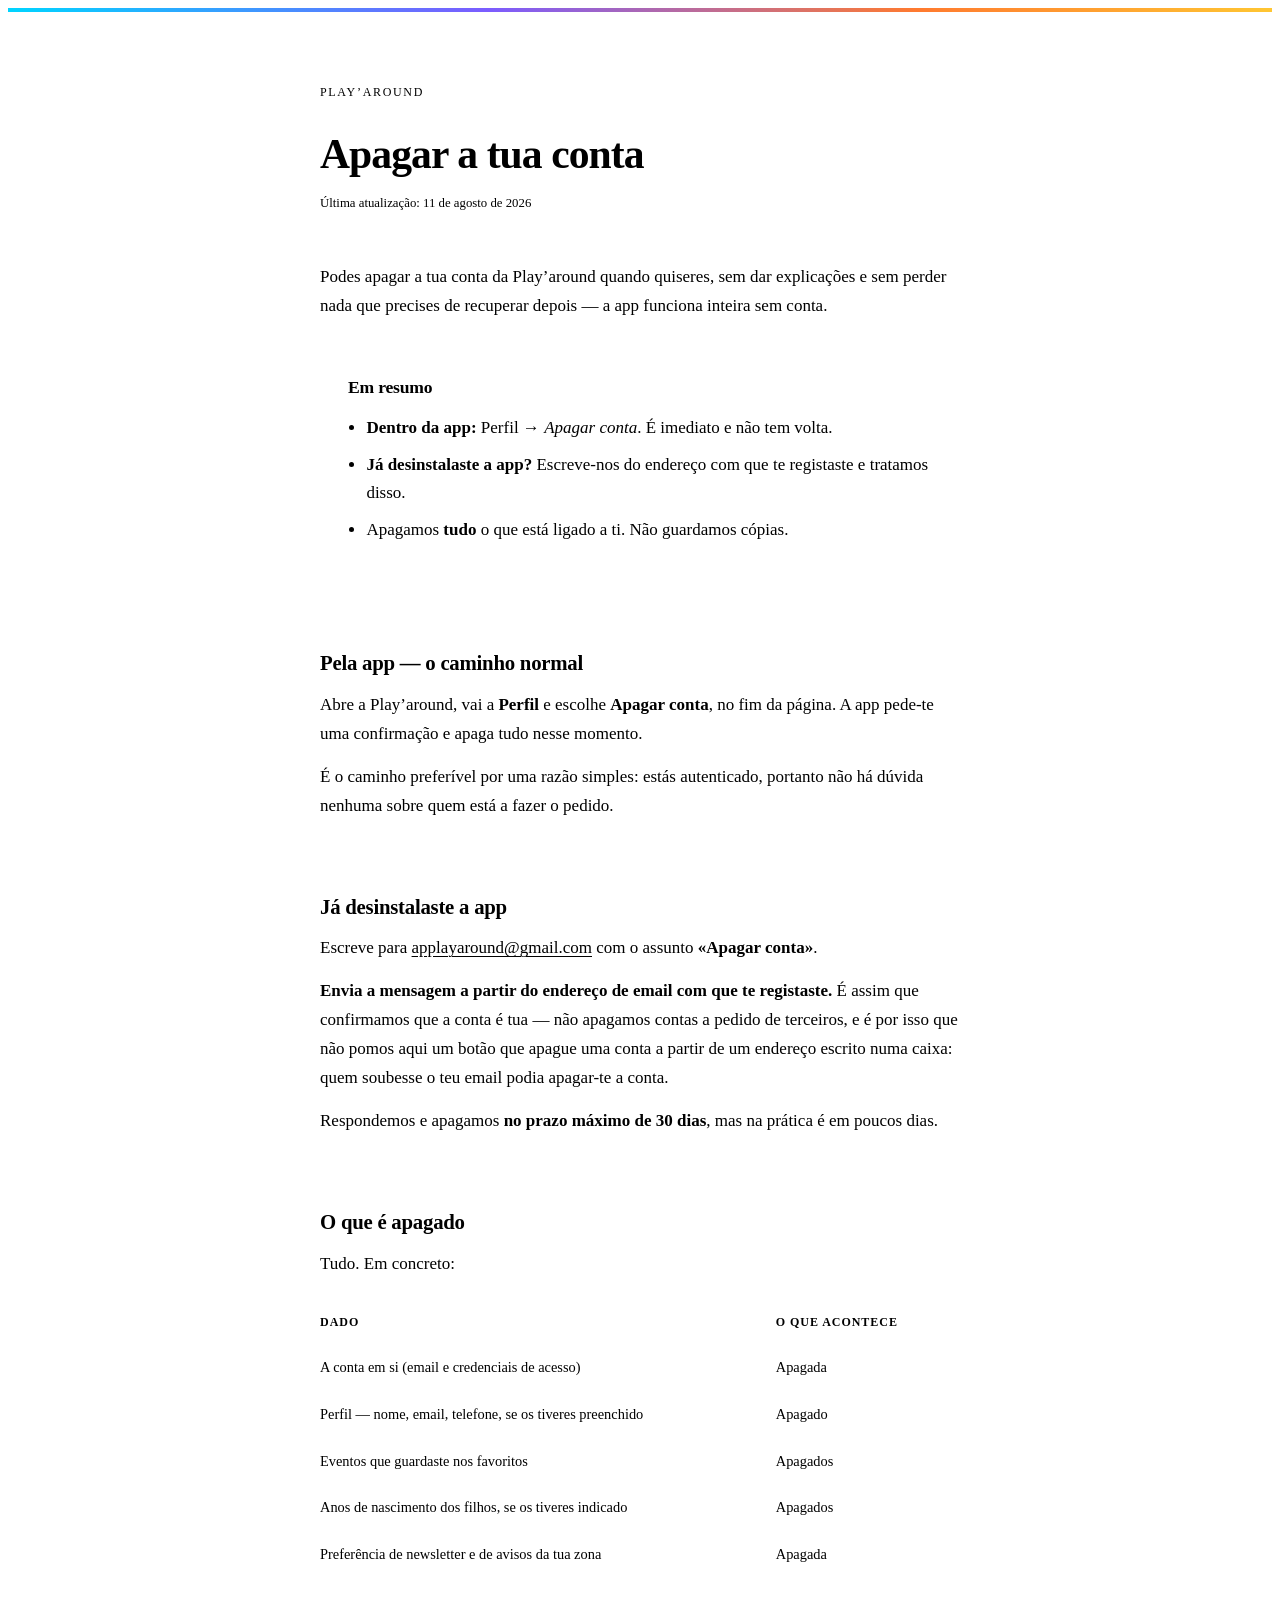
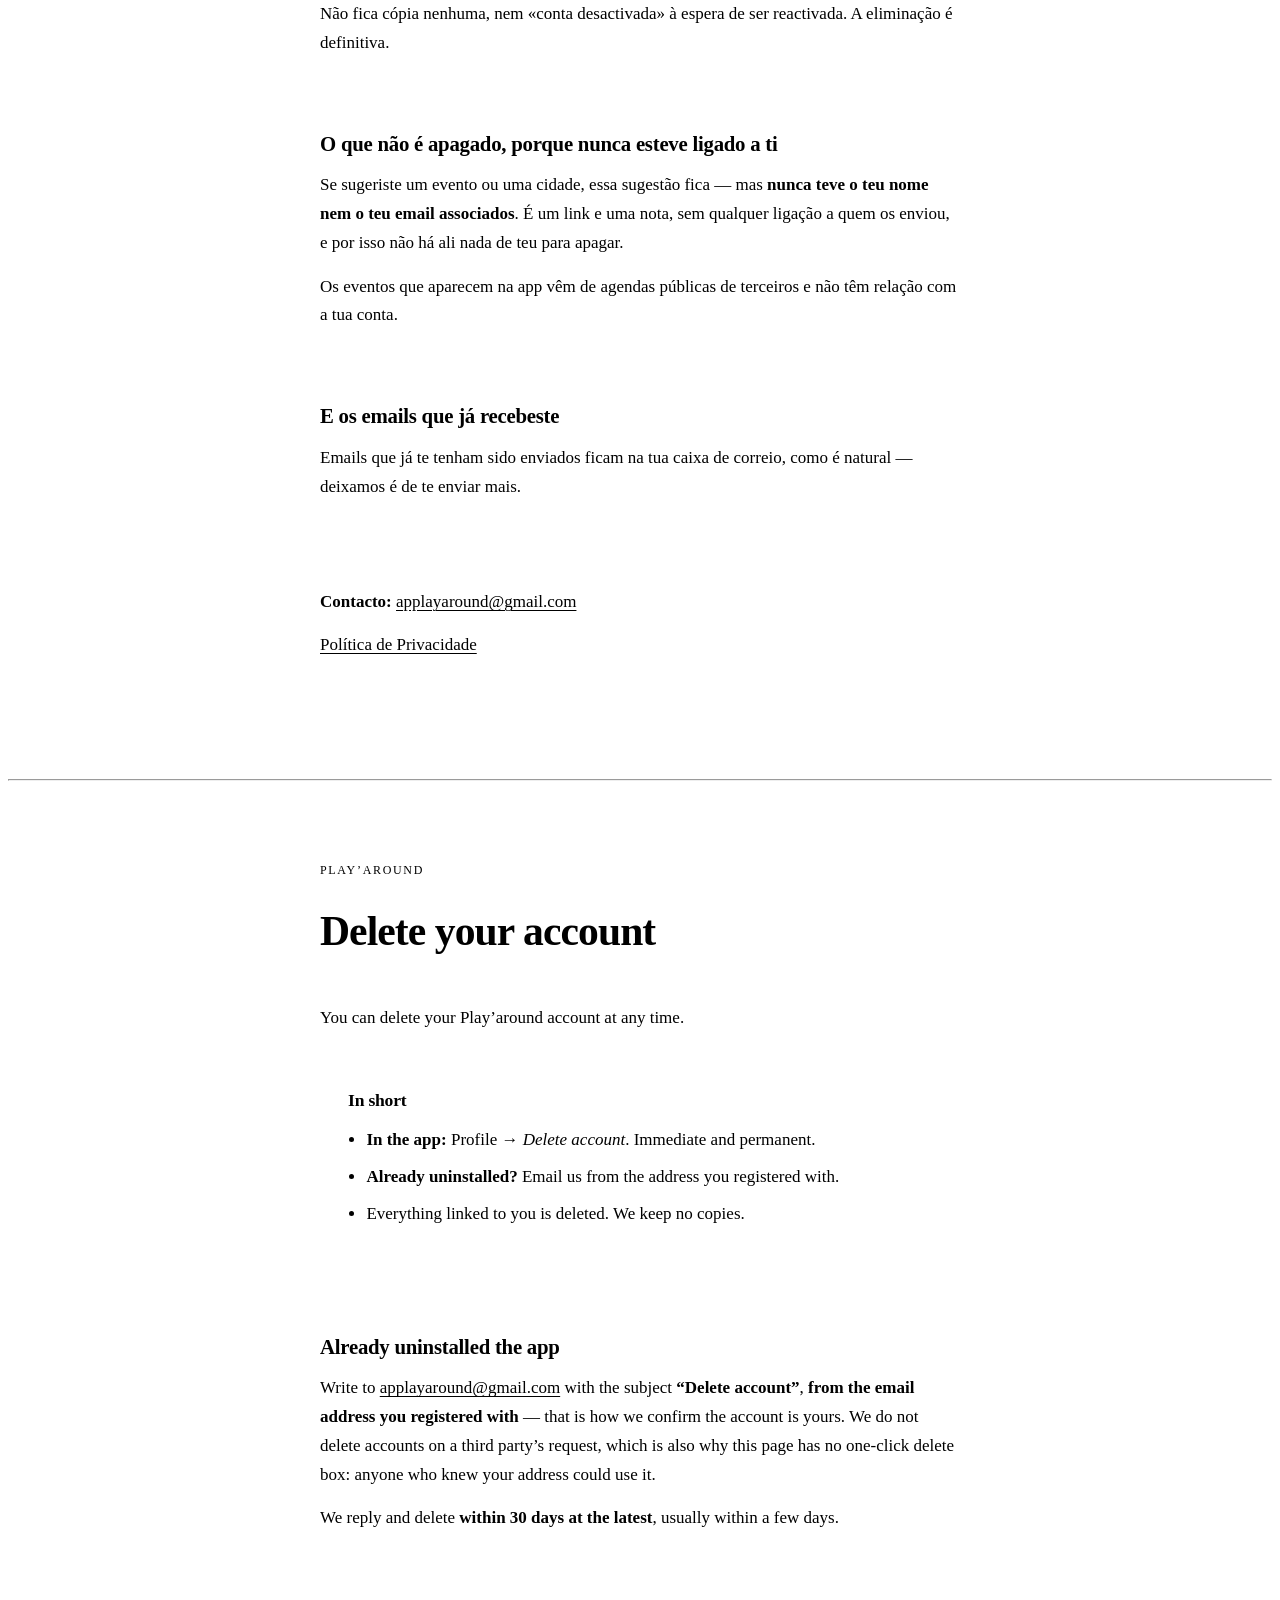
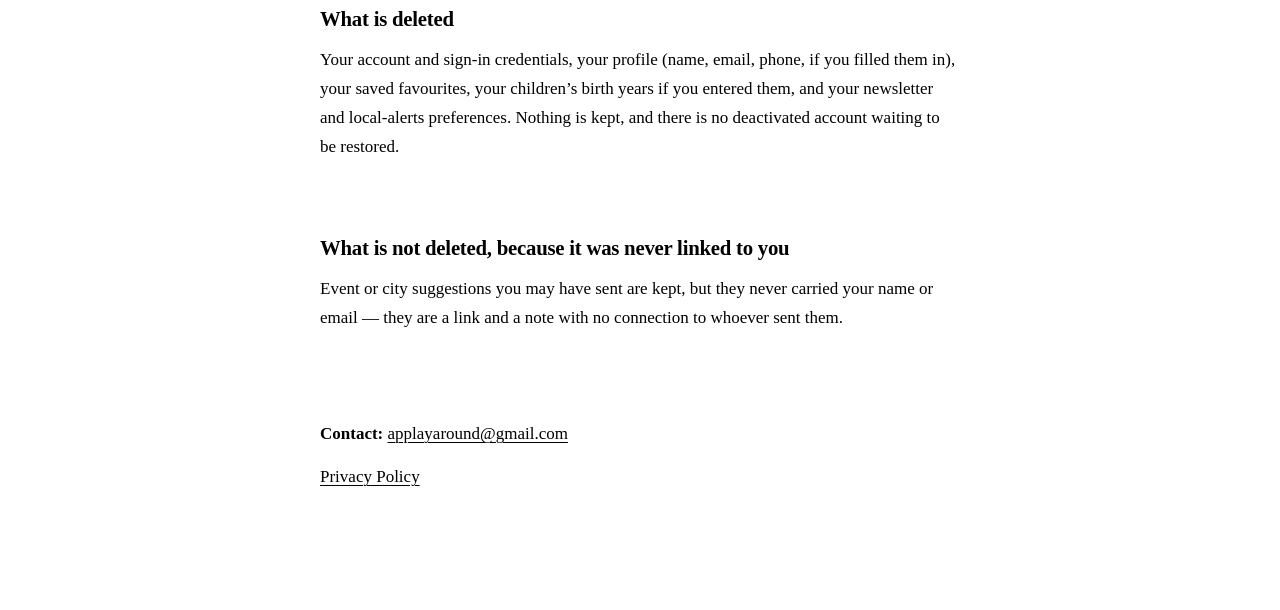
<file: apagar-conta.html>
<!doctype html>
<html lang="pt">
<head>
<meta charset="utf-8">
<meta name="viewport" content="width=device-width, initial-scale=1">
<meta name="robots" content="index,follow">
<title>Apagar a conta &mdash; Play&rsquo;around</title>
<link rel="stylesheet" href="estilo.css">
</head>
<body>

<!--
  ⚠ NÃO HÁ AQUI UM FORMULÁRIO QUE APAGUE A CONTA, E É DE PROPÓSITO.

  Uma caixa pública onde se escreve um endereço e se carrega em "apagar"
  deixaria qualquer pessoa apagar a conta de qualquer outra: bastava saber-lhe
  o email. Um formulário assim só é seguro com confirmação por email — um link
  com um código que só chega a quem é dono da caixa de correio — e isso exige
  um serviço de envio a funcionar em produção, que ainda não está montado.

  Enquanto não estiver, o caminho honesto é o que está nesta página: o botão
  dentro da app (que já apaga tudo, na hora, e sabe quem está a pedir porque a
  pessoa está autenticada) e, para quem já desinstalou, um pedido por email a
  partir do endereço registado.

  A Google exige uma página pública que explique COMO se pede a eliminação, O
  QUE é apagado e QUANTO tempo demora. É isso que esta página faz.
-->

<div class="marca"></div>

<div class="folha">
  <header>
    <p class="eyebrow">Play&rsquo;around</p>
    <h1>Apagar a tua conta</h1>
    <p class="data">Última atualização: 11 de agosto de 2026</p>
  </header>

  <p>Podes apagar a tua conta da Play&rsquo;around quando quiseres, sem dar
  explicações e sem perder nada que precises de recuperar depois &mdash; a app
  funciona inteira sem conta.</p>

  <div class="resumo">
    <h2>Em resumo</h2>
    <ul>
      <li><strong>Dentro da app:</strong> Perfil &rarr; <em>Apagar conta</em>.
      É imediato e não tem volta.</li>
      <li><strong>Já desinstalaste a app?</strong> Escreve-nos do endereço com
      que te registaste e tratamos disso.</li>
      <li>Apagamos <strong>tudo</strong> o que está ligado a ti. Não guardamos
      cópias.</li>
    </ul>
  </div>

  <h2>Pela app &mdash; o caminho normal</h2>

  <p>Abre a Play&rsquo;around, vai a <strong>Perfil</strong> e escolhe
  <strong>Apagar conta</strong>, no fim da página. A app pede-te uma
  confirmação e apaga tudo nesse momento.</p>

  <p>É o caminho preferível por uma razão simples: estás autenticado, portanto
  não há dúvida nenhuma sobre quem está a fazer o pedido.</p>

  <h2>Já desinstalaste a app</h2>

  <p>Escreve para <a href="mailto:applayaround@gmail.com?subject=Apagar%20conta">applayaround@gmail.com</a>
  com o assunto <strong>&laquo;Apagar conta&raquo;</strong>.</p>

  <p><strong>Envia a mensagem a partir do endereço de email com que te
  registaste.</strong> É assim que confirmamos que a conta é tua &mdash; não
  apagamos contas a pedido de terceiros, e é por isso que não pomos aqui um
  botão que apague uma conta a partir de um endereço escrito numa caixa: quem
  soubesse o teu email podia apagar-te a conta.</p>

  <p>Respondemos e apagamos <strong>no prazo máximo de 30 dias</strong>, mas na
  prática é em poucos dias.</p>

  <h2>O que é apagado</h2>

  <p>Tudo. Em concreto:</p>

  <div class="tabela-scroll">
  <table>
    <thead>
      <tr><th>Dado</th><th>O que acontece</th></tr>
    </thead>
    <tbody>
      <tr>
        <td>A conta em si (email e credenciais de acesso)</td>
        <td>Apagada</td>
      </tr>
      <tr>
        <td>Perfil &mdash; nome, email, telefone, se os tiveres preenchido</td>
        <td>Apagado</td>
      </tr>
      <tr>
        <td>Eventos que guardaste nos favoritos</td>
        <td>Apagados</td>
      </tr>
      <tr>
        <td>Anos de nascimento dos filhos, se os tiveres indicado</td>
        <td>Apagados</td>
      </tr>
      <tr>
        <td>Preferência de newsletter e de avisos da tua zona</td>
        <td>Apagada</td>
      </tr>
    </tbody>
  </table>
  </div>

  <p>Não fica cópia nenhuma, nem &laquo;conta desactivada&raquo; à espera de
  ser reactivada. A eliminação é definitiva.</p>

  <h2>O que não é apagado, porque nunca esteve ligado a ti</h2>

  <p>Se sugeriste um evento ou uma cidade, essa sugestão fica &mdash; mas
  <strong>nunca teve o teu nome nem o teu email associados</strong>. É um link
  e uma nota, sem qualquer ligação a quem os enviou, e por isso não há ali
  nada de teu para apagar.</p>

  <p>Os eventos que aparecem na app vêm de agendas públicas de terceiros e não
  têm relação com a tua conta.</p>

  <h2>E os emails que já recebeste</h2>

  <p>Emails que já te tenham sido enviados ficam na tua caixa de correio, como
  é natural &mdash; deixamos é de te enviar mais.</p>

  <div class="contacto">
    <p><strong>Contacto:</strong>
    <a href="mailto:applayaround@gmail.com">applayaround@gmail.com</a></p>
    <p><a href="privacidade.html">Política de Privacidade</a></p>
  </div>
</div>

<hr>

<div class="folha" lang="en">
  <header>
    <p class="eyebrow">Play&rsquo;around</p>
    <h1>Delete your account</h1>
  </header>

  <p>You can delete your Play&rsquo;around account at any time.</p>

  <div class="resumo">
    <h2>In short</h2>
    <ul>
      <li><strong>In the app:</strong> Profile &rarr; <em>Delete account</em>.
      Immediate and permanent.</li>
      <li><strong>Already uninstalled?</strong> Email us from the address you
      registered with.</li>
      <li>Everything linked to you is deleted. We keep no copies.</li>
    </ul>
  </div>

  <h2>Already uninstalled the app</h2>

  <p>Write to <a href="mailto:applayaround@gmail.com?subject=Delete%20account">applayaround@gmail.com</a>
  with the subject <strong>&ldquo;Delete account&rdquo;</strong>, <strong>from
  the email address you registered with</strong> &mdash; that is how we confirm
  the account is yours. We do not delete accounts on a third party&rsquo;s
  request, which is also why this page has no one-click delete box: anyone who
  knew your address could use it.</p>

  <p>We reply and delete <strong>within 30 days at the latest</strong>, usually
  within a few days.</p>

  <h2>What is deleted</h2>

  <p>Your account and sign-in credentials, your profile (name, email, phone, if
  you filled them in), your saved favourites, your children&rsquo;s birth years
  if you entered them, and your newsletter and local-alerts preferences.
  Nothing is kept, and there is no deactivated account waiting to be restored.</p>

  <h2>What is not deleted, because it was never linked to you</h2>

  <p>Event or city suggestions you may have sent are kept, but they never
  carried your name or email &mdash; they are a link and a note with no
  connection to whoever sent them.</p>

  <div class="contacto">
    <p><strong>Contact:</strong>
    <a href="mailto:applayaround@gmail.com">applayaround@gmail.com</a></p>
    <p><a href="privacidade.html">Privacy Policy</a></p>
  </div>
</div>

</body>
</html>
</file>
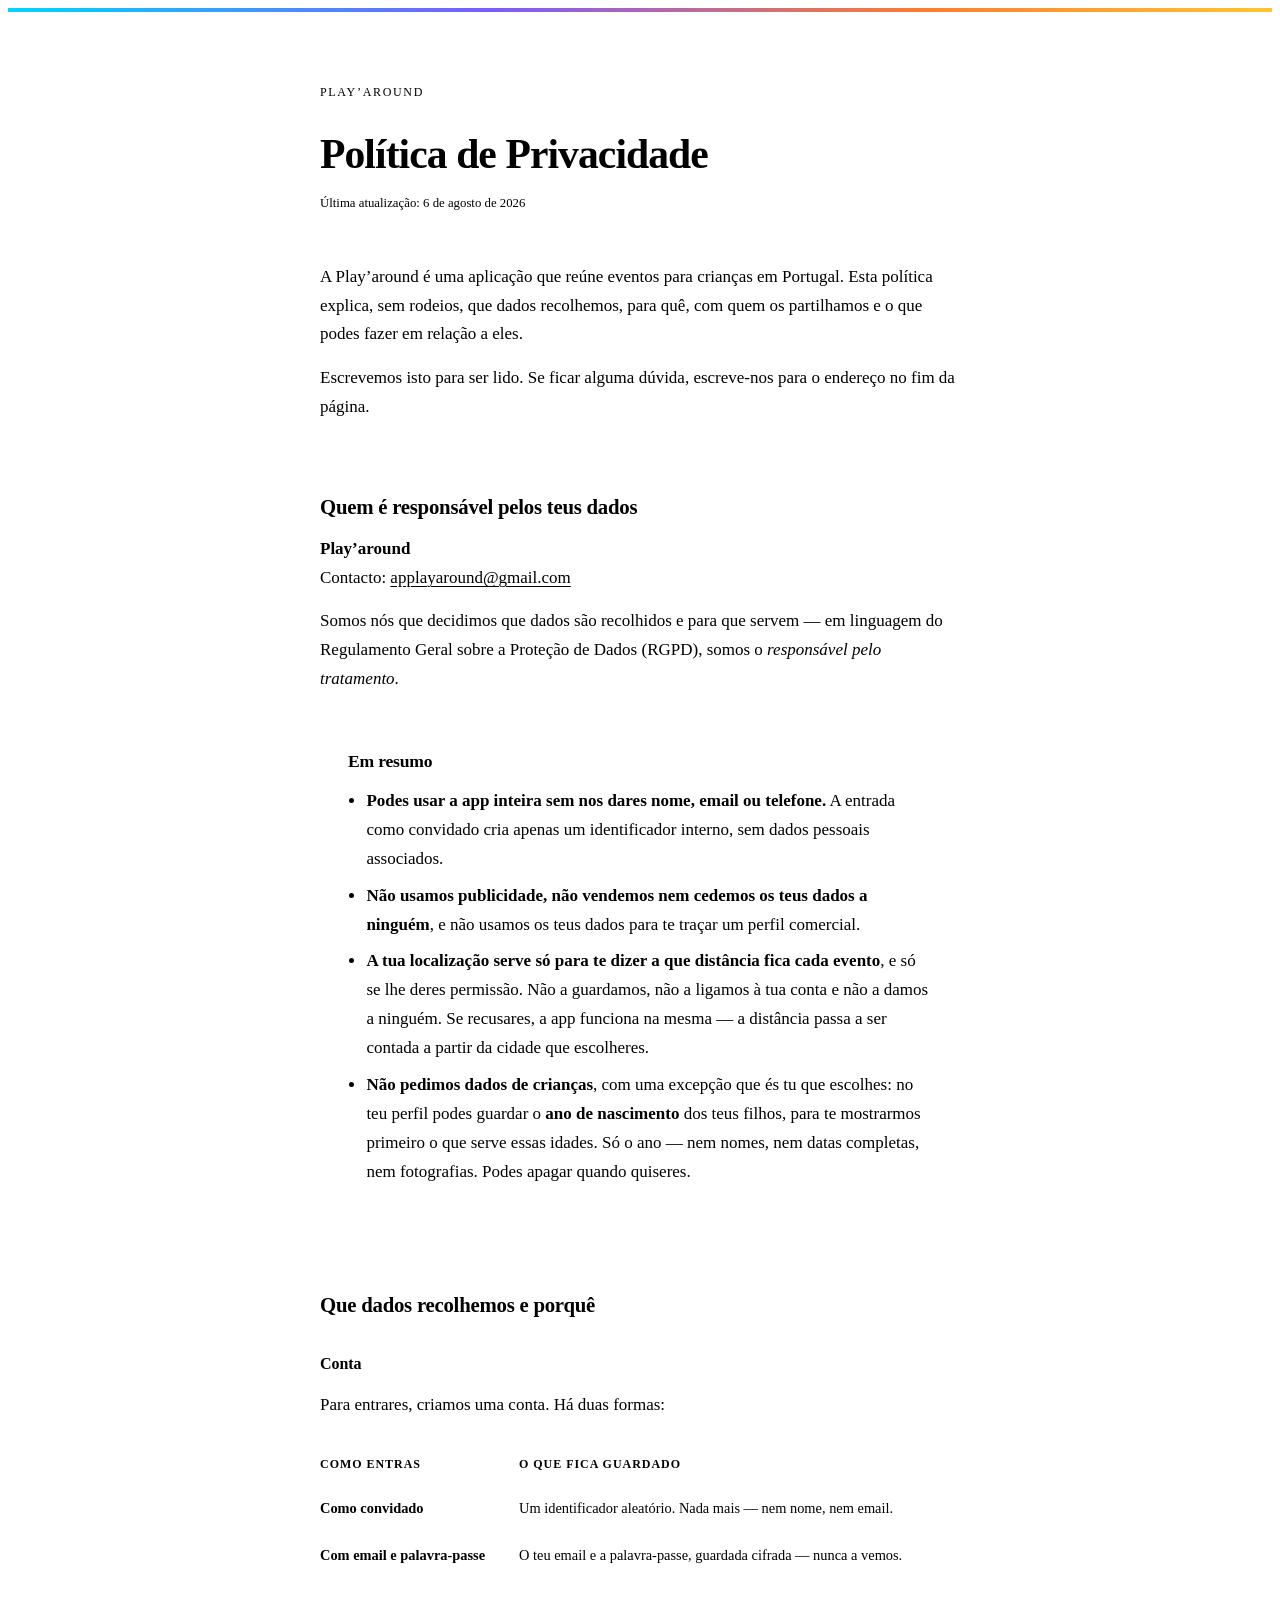
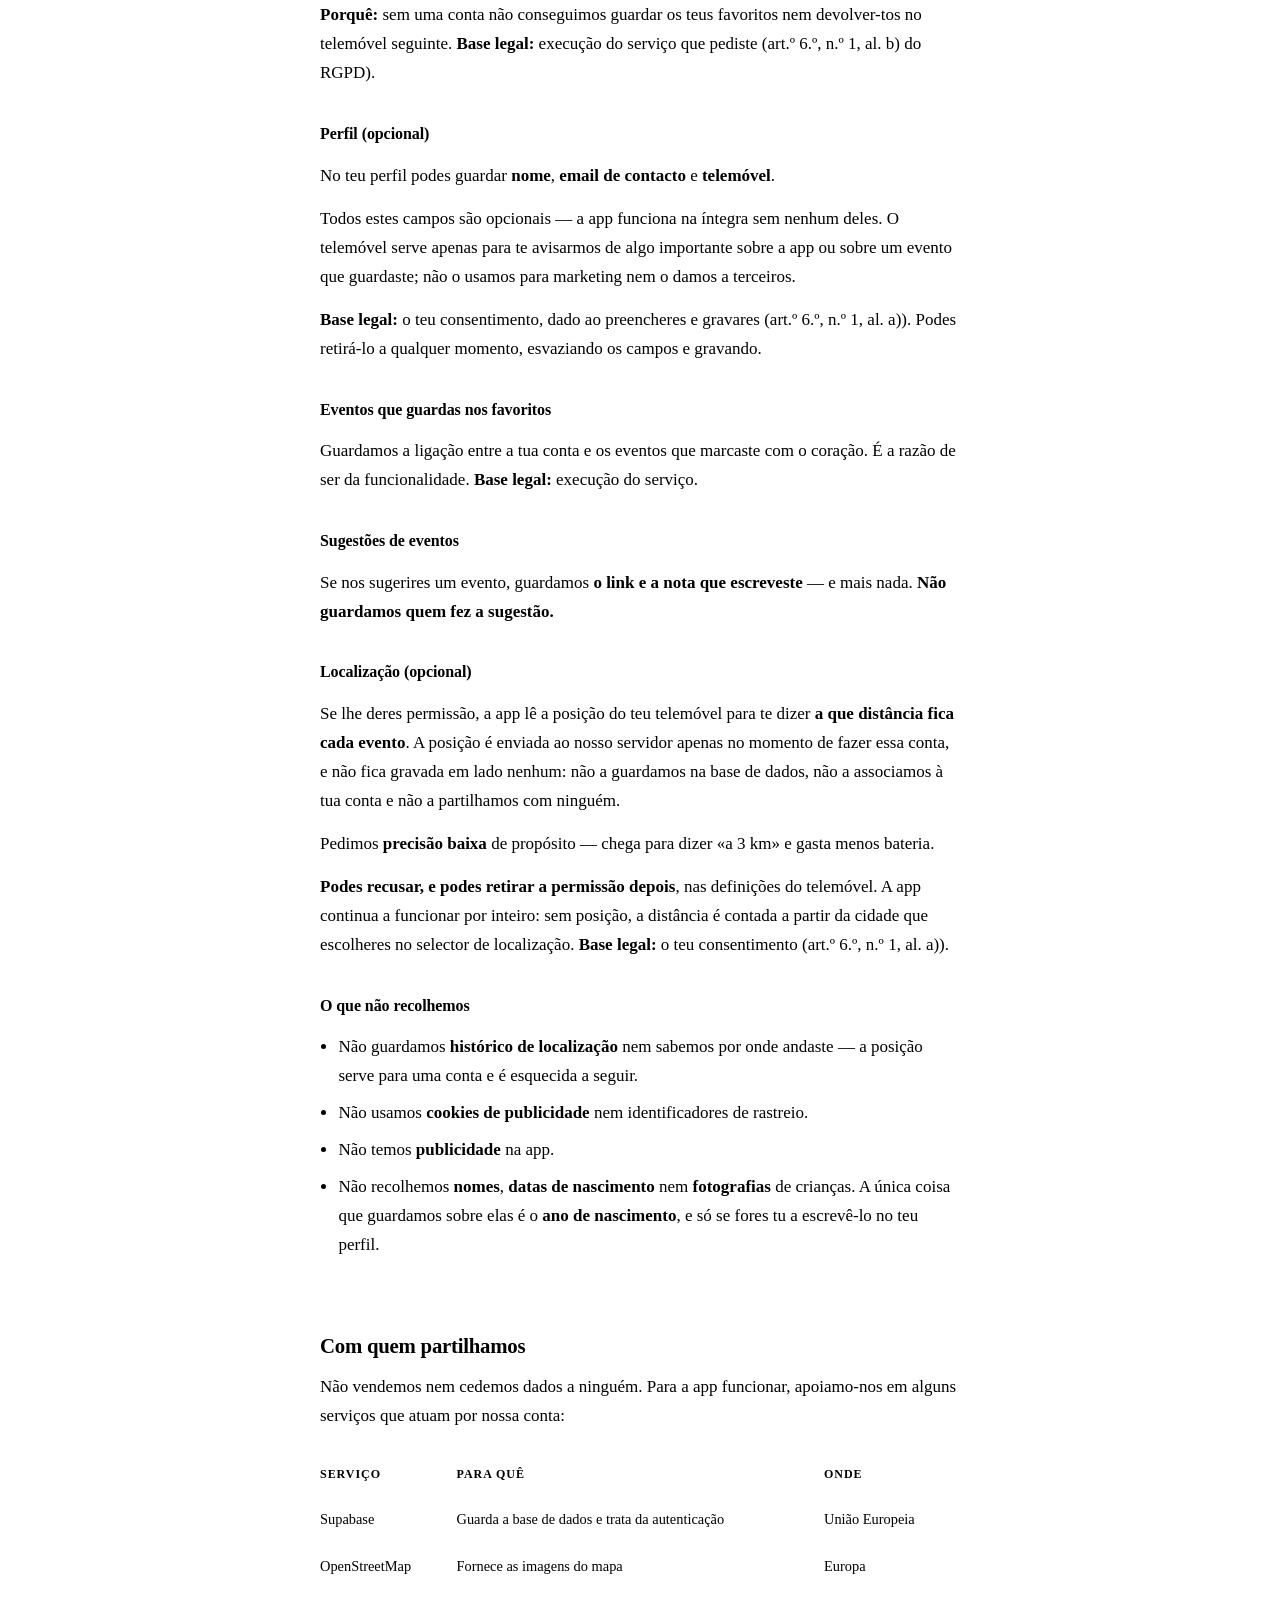
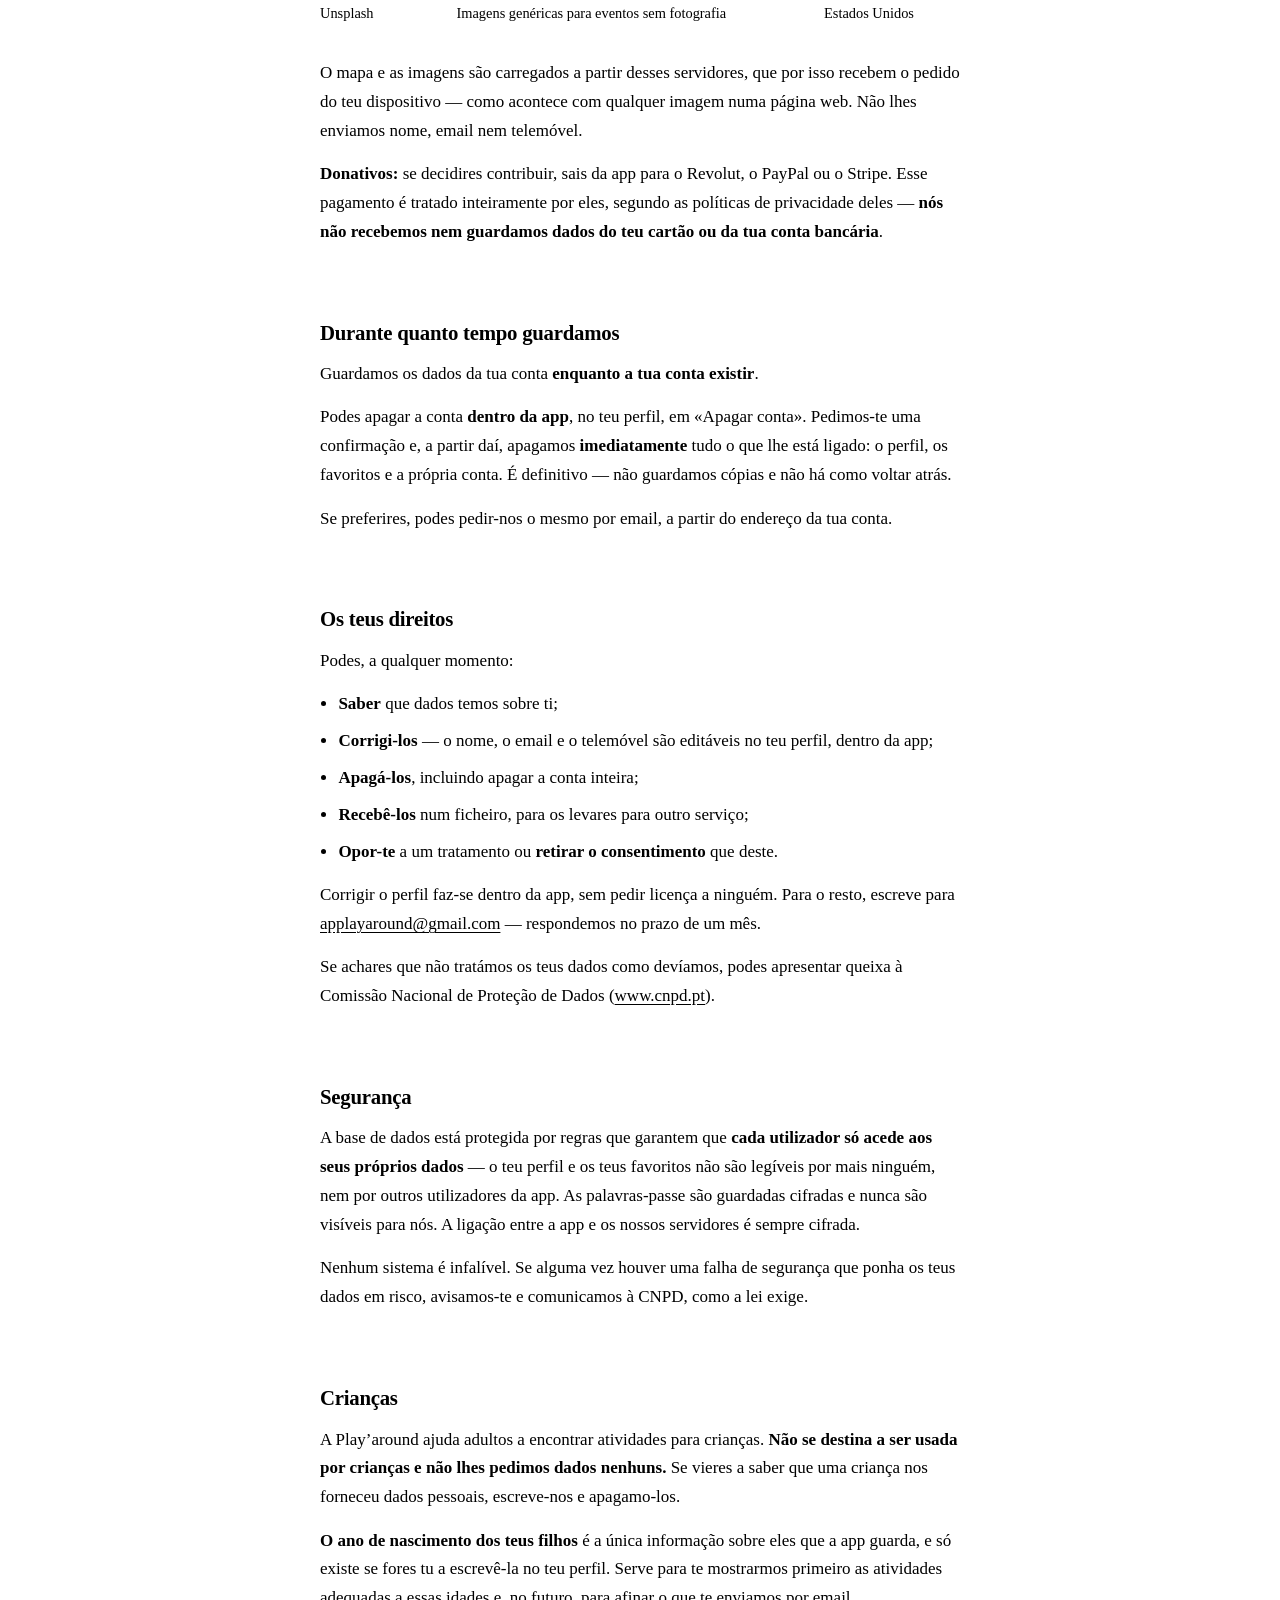
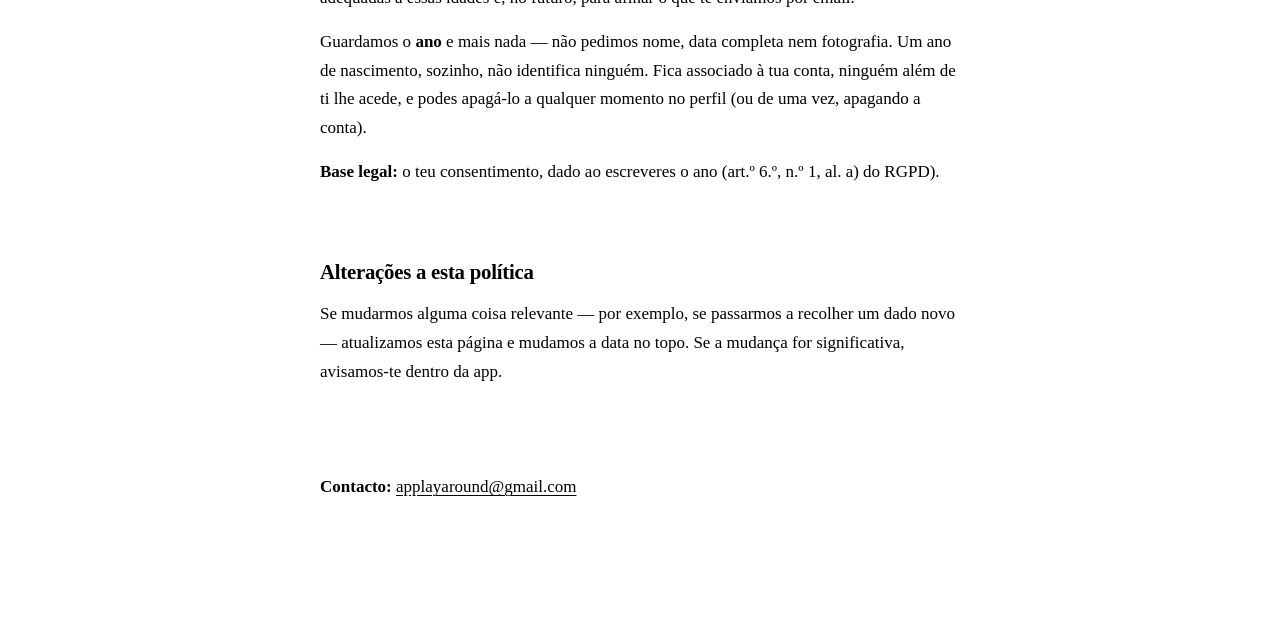
<file: privacidade.html>
<!doctype html>
<html lang="pt">
<head>
<meta charset="utf-8">
<meta name="viewport" content="width=device-width, initial-scale=1">
<meta name="robots" content="index,follow">
<title>Política de Privacidade — Play'around</title>
<link rel="stylesheet" href="estilo.css">
</head>
<body>

<div class="marca"></div>

<div class="folha">
  <header>
    <p class="eyebrow">Play&rsquo;around</p>
    <h1>Política de Privacidade</h1>
    <p class="data">Última atualização: 6 de agosto de 2026</p>
  </header>

  <p>A Play&rsquo;around é uma aplicação que reúne eventos para crianças em Portugal. Esta política
  explica, sem rodeios, que dados recolhemos, para quê, com quem os partilhamos e o que podes fazer
  em relação a eles.</p>

  <p>Escrevemos isto para ser lido. Se ficar alguma dúvida, escreve-nos para o endereço no fim da
  página.</p>

  <h2>Quem é responsável pelos teus dados</h2>

  <p><strong>Play&rsquo;around</strong><br>
  Contacto: <a href="mailto:applayaround@gmail.com">applayaround@gmail.com</a></p>

  <p>Somos nós que decidimos que dados são recolhidos e para que servem &mdash; em linguagem do
  Regulamento Geral sobre a Proteção de Dados (RGPD), somos o <em>responsável pelo tratamento</em>.</p>

  <div class="resumo">
    <h2>Em resumo</h2>
    <ul>
      <li><strong>Podes usar a app inteira sem nos dares nome, email ou telefone.</strong> A entrada
      como convidado cria apenas um identificador interno, sem dados pessoais associados.</li>
      <li><strong>Não usamos publicidade, não vendemos nem cedemos os teus dados a ninguém</strong>,
      e não usamos os teus dados para te traçar um perfil comercial.</li>
      <li><strong>A tua localização serve só para te dizer a que distância fica cada
      evento</strong>, e só se lhe deres permissão. Não a guardamos, não a ligamos à tua conta
      e não a damos a ninguém. Se recusares, a app funciona na mesma &mdash; a distância passa
      a ser contada a partir da cidade que escolheres.</li>
      <li><strong>Não pedimos dados de crianças</strong>, com uma excepção que és tu que escolhes:
      no teu perfil podes guardar o <strong>ano de nascimento</strong> dos teus filhos, para te
      mostrarmos primeiro o que serve essas idades. Só o ano &mdash; nem nomes, nem datas completas,
      nem fotografias. Podes apagar quando quiseres.</li>
    </ul>
  </div>

  <h2>Que dados recolhemos e porquê</h2>

  <h3>Conta</h3>

  <p>Para entrares, criamos uma conta. Há duas formas:</p>

  <div class="tabela-scroll">
    <table>
      <thead>
        <tr><th>Como entras</th><th>O que fica guardado</th></tr>
      </thead>
      <tbody>
        <tr>
          <td><strong>Como convidado</strong></td>
          <td>Um identificador aleatório. Nada mais &mdash; nem nome, nem email.</td>
        </tr>
        <tr>
          <td><strong>Com email e palavra-passe</strong></td>
          <td>O teu email e a palavra-passe, guardada cifrada &mdash; nunca a vemos.</td>
        </tr>
      </tbody>
    </table>
  </div>

  <p><strong>Porquê:</strong> sem uma conta não conseguimos guardar os teus favoritos nem
  devolver-tos no telemóvel seguinte. <strong>Base legal:</strong> execução do serviço que pediste
  (art.º 6.º, n.º 1, al. b) do RGPD).</p>

  <h3>Perfil (opcional)</h3>

  <p>No teu perfil podes guardar <strong>nome</strong>, <strong>email de contacto</strong> e
  <strong>telemóvel</strong>.</p>

  <p>Todos estes campos são opcionais &mdash; a app funciona na íntegra sem nenhum deles. O telemóvel
  serve apenas para te avisarmos de algo importante sobre a app ou sobre um evento que guardaste;
  não o usamos para marketing nem o damos a terceiros.</p>

  <p><strong>Base legal:</strong> o teu consentimento, dado ao preencheres e gravares (art.º 6.º,
  n.º 1, al. a)). Podes retirá-lo a qualquer momento, esvaziando os campos e gravando.</p>

  <h3>Eventos que guardas nos favoritos</h3>

  <p>Guardamos a ligação entre a tua conta e os eventos que marcaste com o coração. É a razão de ser
  da funcionalidade. <strong>Base legal:</strong> execução do serviço.</p>

  <h3>Sugestões de eventos</h3>

  <p>Se nos sugerires um evento, guardamos <strong>o link e a nota que escreveste</strong> &mdash; e
  mais nada. <strong>Não guardamos quem fez a sugestão.</strong></p>

  <h3>Localização (opcional)</h3>

  <p>Se lhe deres permissão, a app lê a posição do teu telemóvel para te dizer <strong>a que
  distância fica cada evento</strong>. A posição é enviada ao nosso servidor apenas no momento
  de fazer essa conta, e não fica gravada em lado nenhum: não a guardamos na base de dados,
  não a associamos à tua conta e não a partilhamos com ninguém.</p>

  <p>Pedimos <strong>precisão baixa</strong> de propósito &mdash; chega para dizer &laquo;a 3
  km&raquo; e gasta menos bateria.</p>

  <p><strong>Podes recusar, e podes retirar a permissão depois</strong>, nas definições do
  telemóvel. A app continua a funcionar por inteiro: sem posição, a distância é contada a
  partir da cidade que escolheres no selector de localização.
  <strong>Base legal:</strong> o teu consentimento (art.º 6.º, n.º 1, al. a)).</p>

  <h3>O que não recolhemos</h3>

  <ul>
    <li>Não guardamos <strong>histórico de localização</strong> nem sabemos por onde andaste
    &mdash; a posição serve para uma conta e é esquecida a seguir.</li>
    <li>Não usamos <strong>cookies de publicidade</strong> nem identificadores de rastreio.</li>
    <li>Não temos <strong>publicidade</strong> na app.</li>
    <li>Não recolhemos <strong>nomes</strong>, <strong>datas de nascimento</strong> nem
    <strong>fotografias</strong> de crianças. A única coisa que guardamos sobre elas é o
    <strong>ano de nascimento</strong>, e só se fores tu a escrevê-lo no teu perfil.</li>
  </ul>

  <h2>Com quem partilhamos</h2>

  <p>Não vendemos nem cedemos dados a ninguém. Para a app funcionar, apoiamo-nos em alguns serviços
  que atuam por nossa conta:</p>

  <div class="tabela-scroll">
    <table>
      <thead>
        <tr><th>Serviço</th><th>Para quê</th><th>Onde</th></tr>
      </thead>
      <tbody>
        <tr><td>Supabase</td><td>Guarda a base de dados e trata da autenticação</td><td>União Europeia</td></tr>
        <tr><td>OpenStreetMap</td><td>Fornece as imagens do mapa</td><td>Europa</td></tr>
        <tr><td>Unsplash</td><td>Imagens genéricas para eventos sem fotografia</td><td>Estados Unidos</td></tr>
      </tbody>
    </table>
  </div>

  <p>O mapa e as imagens são carregados a partir desses servidores, que por isso recebem o pedido do
  teu dispositivo &mdash; como acontece com qualquer imagem numa página web. Não lhes enviamos nome,
  email nem telemóvel.</p>

  <p><strong>Donativos:</strong> se decidires contribuir, sais da app para o Revolut, o PayPal ou o
  Stripe. Esse pagamento é tratado inteiramente por eles, segundo as políticas de privacidade deles
  &mdash; <strong>nós não recebemos nem guardamos dados do teu cartão ou da tua conta
  bancária</strong>.</p>

  <h2>Durante quanto tempo guardamos</h2>

  <p>Guardamos os dados da tua conta <strong>enquanto a tua conta existir</strong>.</p>

  <p>Podes apagar a conta <strong>dentro da app</strong>, no teu perfil, em &laquo;Apagar
  conta&raquo;. Pedimos-te uma confirmação e, a partir daí, apagamos <strong>imediatamente</strong>
  tudo o que lhe está ligado: o perfil, os favoritos e a própria conta. É definitivo &mdash; não
  guardamos cópias e não há como voltar atrás.</p>

  <p>Se preferires, podes pedir-nos o mesmo por email, a partir do endereço da tua conta.</p>

  <h2>Os teus direitos</h2>

  <p>Podes, a qualquer momento:</p>

  <ul>
    <li><strong>Saber</strong> que dados temos sobre ti;</li>
    <li><strong>Corrigi-los</strong> &mdash; o nome, o email e o telemóvel são editáveis no teu
    perfil, dentro da app;</li>
    <li><strong>Apagá-los</strong>, incluindo apagar a conta inteira;</li>
    <li><strong>Recebê-los</strong> num ficheiro, para os levares para outro serviço;</li>
    <li><strong>Opor-te</strong> a um tratamento ou <strong>retirar o consentimento</strong> que
    deste.</li>
  </ul>

  <p>Corrigir o perfil faz-se dentro da app, sem pedir licença a ninguém. Para o resto, escreve para
  <a href="mailto:applayaround@gmail.com">applayaround@gmail.com</a> &mdash; respondemos no prazo de um mês.</p>

  <p>Se achares que não tratámos os teus dados como devíamos, podes apresentar queixa à Comissão
  Nacional de Proteção de Dados (<a href="https://www.cnpd.pt">www.cnpd.pt</a>).</p>

  <h2>Segurança</h2>

  <p>A base de dados está protegida por regras que garantem que <strong>cada utilizador só acede aos
  seus próprios dados</strong> &mdash; o teu perfil e os teus favoritos não são legíveis por mais
  ninguém, nem por outros utilizadores da app. As palavras-passe são guardadas cifradas e nunca são
  visíveis para nós. A ligação entre a app e os nossos servidores é sempre cifrada.</p>

  <p>Nenhum sistema é infalível. Se alguma vez houver uma falha de segurança que ponha os teus dados
  em risco, avisamos-te e comunicamos à CNPD, como a lei exige.</p>

  <h2>Crianças</h2>

  <p>A Play&rsquo;around ajuda adultos a encontrar atividades para crianças. <strong>Não se destina
  a ser usada por crianças e não lhes pedimos dados nenhuns.</strong> Se vieres a saber que uma
  criança nos forneceu dados pessoais, escreve-nos e apagamo-los.</p>

  <p><strong>O ano de nascimento dos teus filhos</strong> é a única informação sobre eles que a app
  guarda, e só existe se fores tu a escrevê-la no teu perfil. Serve para te mostrarmos primeiro as
  atividades adequadas a essas idades e, no futuro, para afinar o que te enviamos por email.</p>

  <p>Guardamos o <strong>ano</strong> e mais nada &mdash; não pedimos nome, data completa nem
  fotografia. Um ano de nascimento, sozinho, não identifica ninguém. Fica associado à tua conta,
  ninguém além de ti lhe acede, e podes apagá-lo a qualquer momento no perfil (ou de uma vez,
  apagando a conta).</p>

  <p><strong>Base legal:</strong> o teu consentimento, dado ao escreveres o ano
  (art.&ordm; 6.&ordm;, n.&ordm; 1, al. a) do RGPD).</p>

  <h2>Alterações a esta política</h2>

  <p>Se mudarmos alguma coisa relevante &mdash; por exemplo, se passarmos a recolher um dado novo
  &mdash; atualizamos esta página e mudamos a data no topo. Se a mudança for significativa,
  avisamos-te dentro da app.</p>

  <div class="contacto">
    <p><strong>Contacto:</strong> <a href="mailto:applayaround@gmail.com">applayaround@gmail.com</a></p>
  </div>
</div>
</body>
</html>
</file>
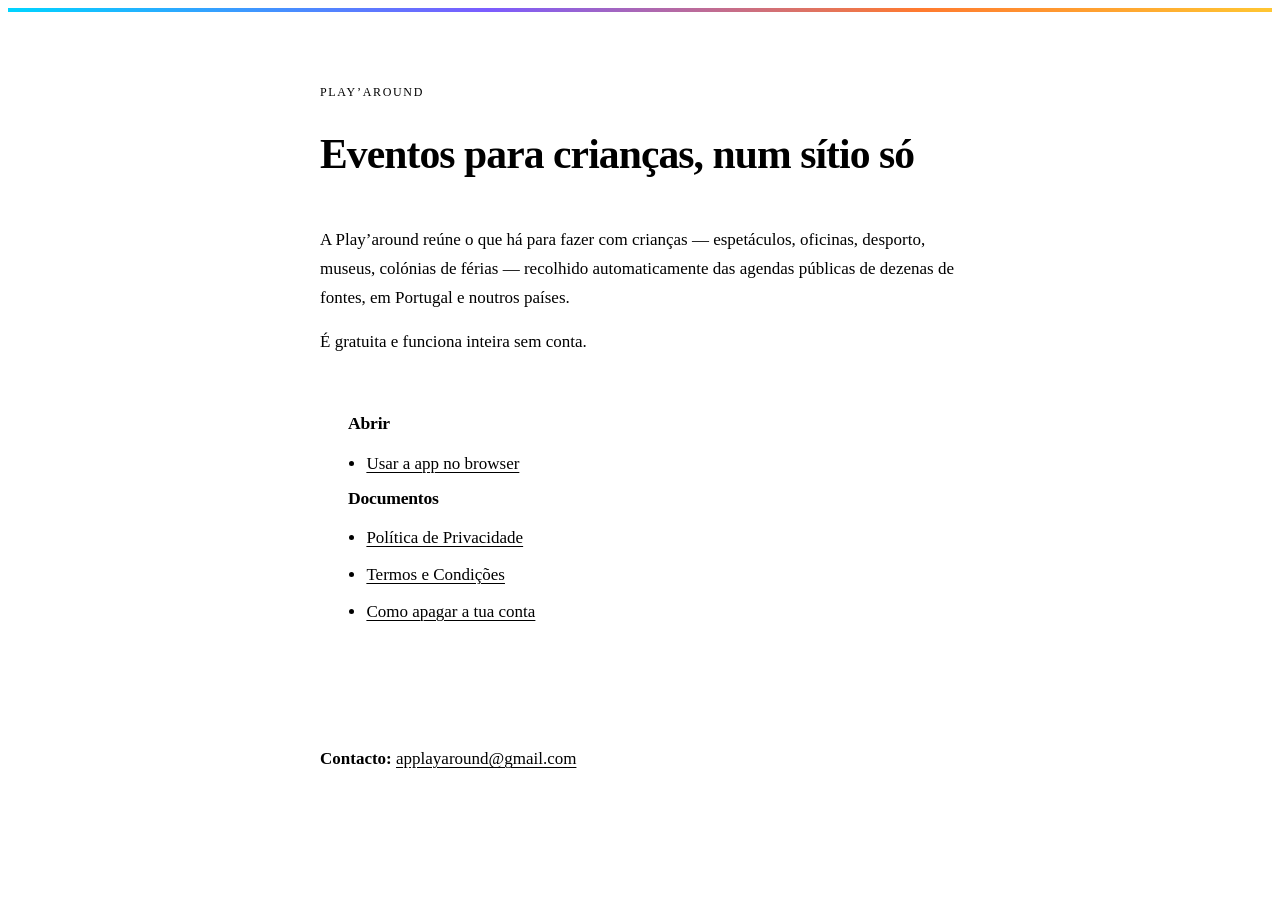
<file: sobre.html>
<!doctype html>
<html lang="pt">
<head>
<meta charset="utf-8">
<meta name="viewport" content="width=device-width, initial-scale=1">
<meta name="robots" content="index,follow">
<title>Play&rsquo;around</title>
<link rel="stylesheet" href="estilo.css">
</head>
<body>

<!--
  Era isto o `index.html` enquanto o domínio não existia. Passou para aqui
  quando a raiz do playaround.pt começou a abrir a app directamente — o texto
  continua a servir, só deixou de ser a primeira coisa que aparece.
-->

<div class="marca"></div>

<div class="folha">
  <header>
    <p class="eyebrow">Play&rsquo;around</p>
    <h1>Eventos para crianças, num sítio só</h1>
  </header>

  <p>A Play&rsquo;around reúne o que há para fazer com crianças &mdash;
  espetáculos, oficinas, desporto, museus, colónias de férias &mdash; recolhido
  automaticamente das agendas públicas de dezenas de fontes, em Portugal e
  noutros países.</p>

  <p>É gratuita e funciona inteira sem conta.</p>

  <div class="resumo">
    <h2>Abrir</h2>
    <ul>
      <li><a href="webapp/">Usar a app no browser</a></li>
    </ul>
    <h2>Documentos</h2>
    <ul>
      <li><a href="privacidade.html">Política de Privacidade</a></li>
      <li><a href="termos.html">Termos e Condições</a></li>
      <li><a href="apagar-conta.html">Como apagar a tua conta</a></li>
    </ul>
  </div>

  <div class="contacto">
    <p><strong>Contacto:</strong>
    <a href="mailto:applayaround@gmail.com">applayaround@gmail.com</a></p>
  </div>
</div>

</body>
</html>
</file>
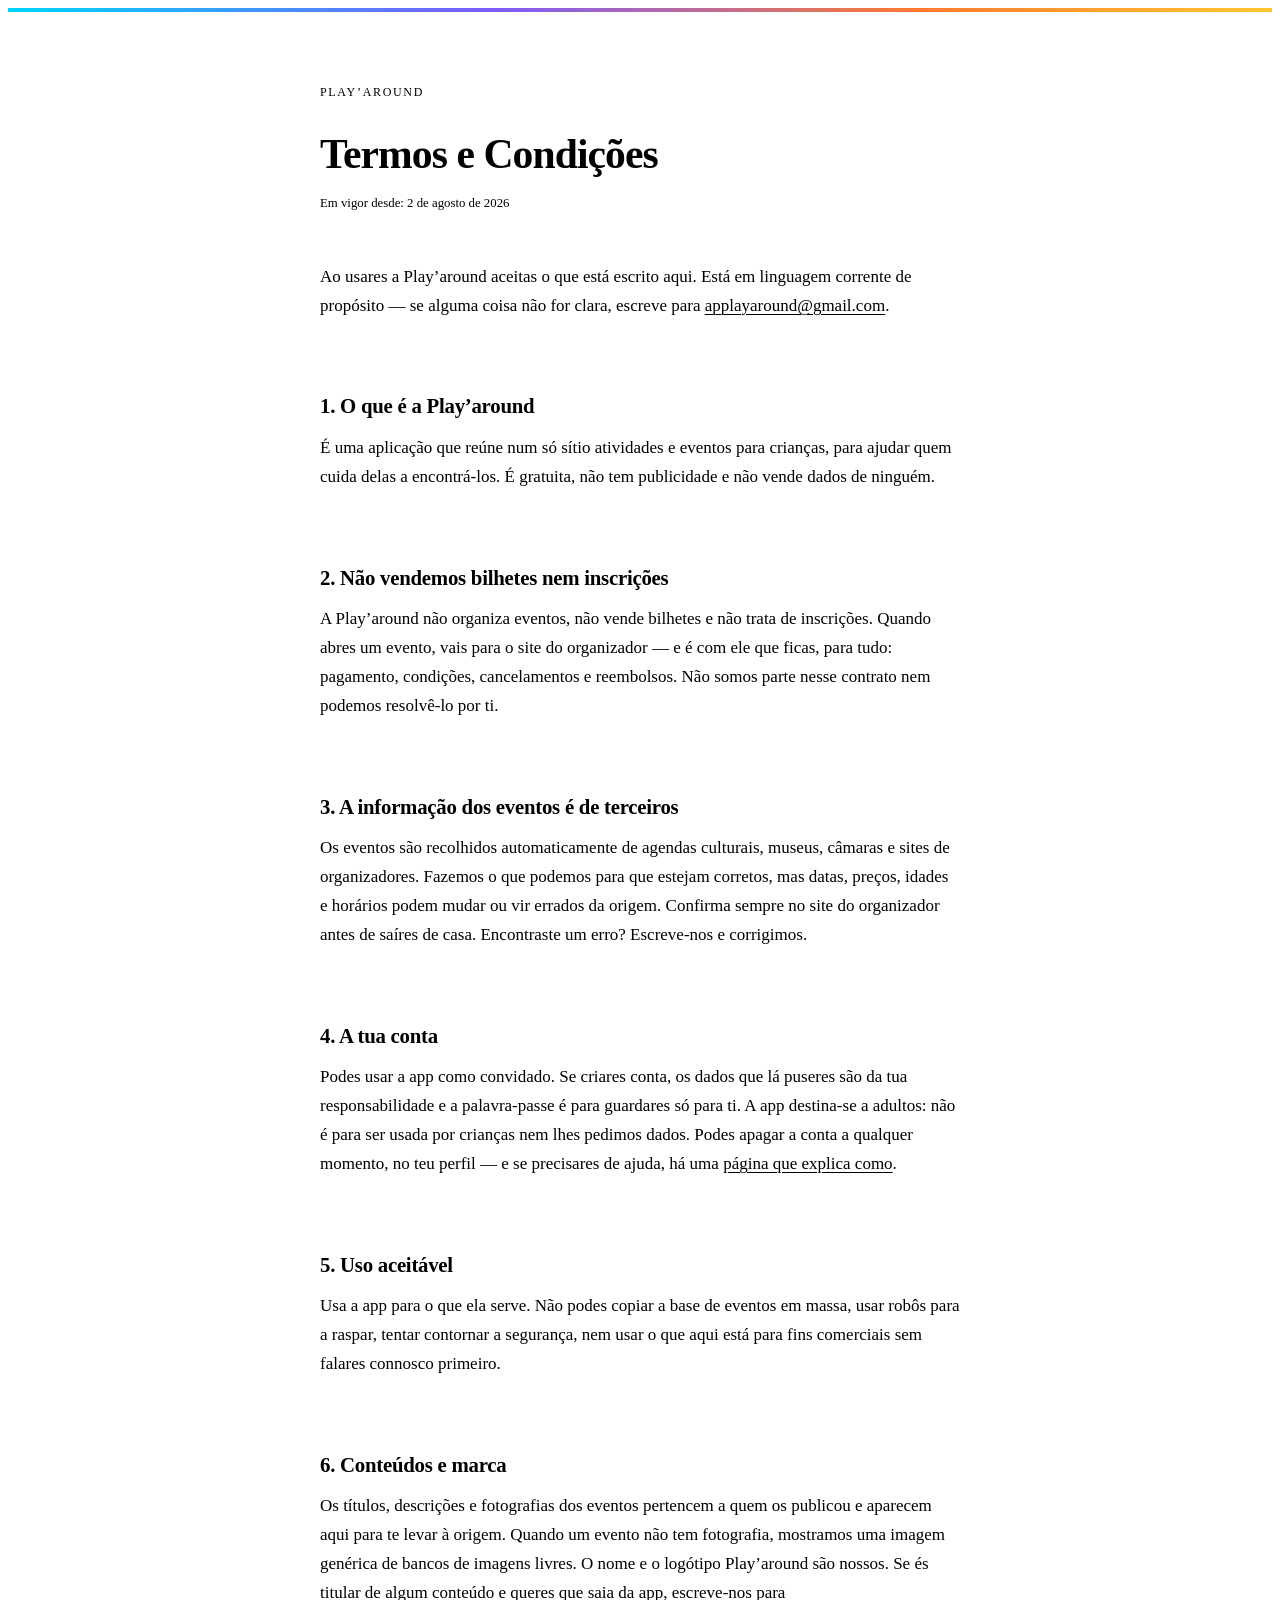
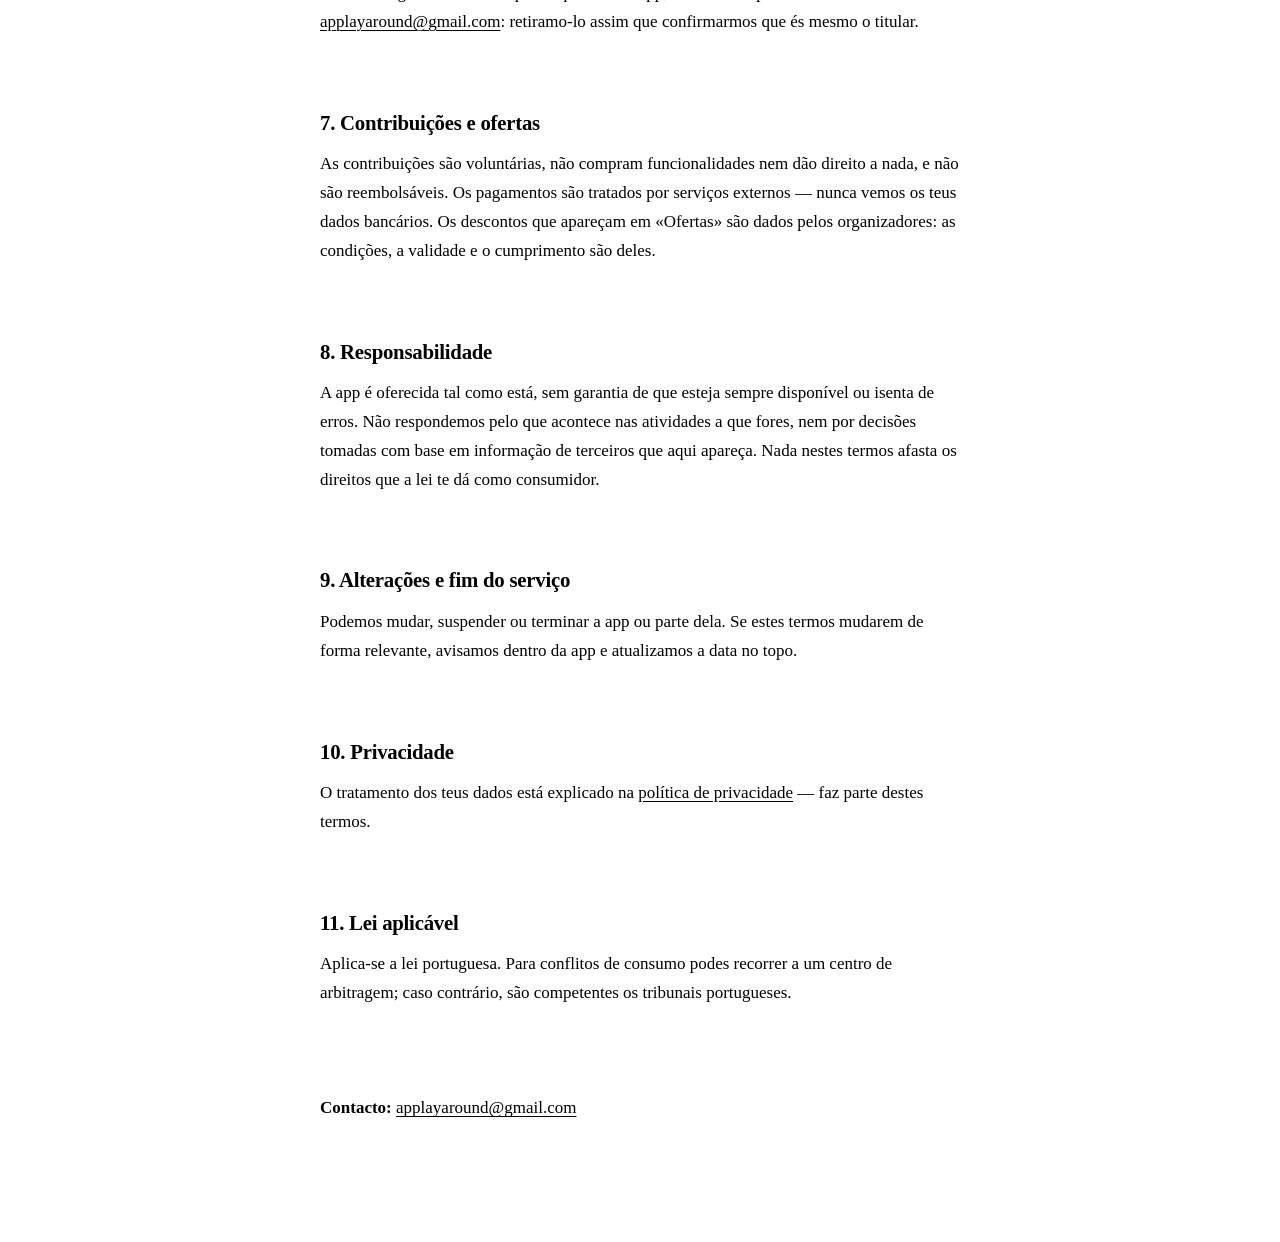
<file: termos.html>
<!doctype html>
<html lang="pt">
<head>
<meta charset="utf-8">
<meta name="viewport" content="width=device-width, initial-scale=1">
<meta name="robots" content="index,follow">
<title>Termos e Condições — Play'around</title>
<link rel="stylesheet" href="estilo.css">
</head>
<body>

<div class="marca"></div>

<div class="folha">
  <header>
    <p class="eyebrow">Play&rsquo;around</p>
    <h1>Termos e Condições</h1>
    <p class="data">Em vigor desde: 2 de agosto de 2026</p>
  </header>

  <p>Ao usares a Play&rsquo;around aceitas o que está escrito aqui. Está em linguagem corrente de
  propósito &mdash; se alguma coisa não for clara, escreve para
  <a href="mailto:applayaround@gmail.com">applayaround@gmail.com</a>.</p>

  <h2>1. O que é a Play&rsquo;around</h2>

  <p>É uma aplicação que reúne num só sítio atividades e eventos para crianças, para ajudar quem
  cuida delas a encontrá-los. É gratuita, não tem publicidade e não vende dados de ninguém.</p>

  <h2>2. Não vendemos bilhetes nem inscrições</h2>

  <p>A Play&rsquo;around não organiza eventos, não vende bilhetes e não trata de inscrições. Quando
  abres um evento, vais para o site do organizador &mdash; e é com ele que ficas, para tudo:
  pagamento, condições, cancelamentos e reembolsos. Não somos parte nesse contrato nem podemos
  resolvê-lo por ti.</p>

  <h2>3. A informação dos eventos é de terceiros</h2>

  <p>Os eventos são recolhidos automaticamente de agendas culturais, museus, câmaras e sites de
  organizadores. Fazemos o que podemos para que estejam corretos, mas datas, preços, idades e
  horários podem mudar ou vir errados da origem. Confirma sempre no site do organizador antes de
  saíres de casa. Encontraste um erro? Escreve-nos e corrigimos.</p>

  <h2>4. A tua conta</h2>

  <p>Podes usar a app como convidado. Se criares conta, os dados que lá puseres são da tua
  responsabilidade e a palavra-passe é para guardares só para ti. A app destina-se a adultos: não é
  para ser usada por crianças nem lhes pedimos dados. Podes apagar a conta a qualquer momento, no
  teu perfil &mdash; e se precisares de ajuda, há uma
  <a href="apagar-conta.html">página que explica como</a>.</p>

  <h2>5. Uso aceitável</h2>

  <p>Usa a app para o que ela serve. Não podes copiar a base de eventos em massa, usar robôs para a
  raspar, tentar contornar a segurança, nem usar o que aqui está para fins comerciais sem falares
  connosco primeiro.</p>

  <h2>6. Conteúdos e marca</h2>

  <p>Os títulos, descrições e fotografias dos eventos pertencem a quem os publicou e aparecem aqui
  para te levar à origem. Quando um evento não tem fotografia, mostramos uma imagem genérica de
  bancos de imagens livres. O nome e o logótipo Play&rsquo;around são nossos. Se és titular de algum
  conteúdo e queres que saia da app, escreve-nos para
  <a href="mailto:applayaround@gmail.com">applayaround@gmail.com</a>: retiramo-lo assim que
  confirmarmos que és mesmo o titular.</p>

  <h2>7. Contribuições e ofertas</h2>

  <p>As contribuições são voluntárias, não compram funcionalidades nem dão direito a nada, e não são
  reembolsáveis. Os pagamentos são tratados por serviços externos &mdash; nunca vemos os teus dados
  bancários. Os descontos que apareçam em «Ofertas» são dados pelos organizadores: as condições, a
  validade e o cumprimento são deles.</p>

  <h2>8. Responsabilidade</h2>

  <p>A app é oferecida tal como está, sem garantia de que esteja sempre disponível ou isenta de
  erros. Não respondemos pelo que acontece nas atividades a que fores, nem por decisões tomadas com
  base em informação de terceiros que aqui apareça. Nada nestes termos afasta os direitos que a lei
  te dá como consumidor.</p>

  <h2>9. Alterações e fim do serviço</h2>

  <p>Podemos mudar, suspender ou terminar a app ou parte dela. Se estes termos mudarem de forma
  relevante, avisamos dentro da app e atualizamos a data no topo.</p>

  <h2>10. Privacidade</h2>

  <p>O tratamento dos teus dados está explicado na
  <a href="privacidade.html">política de privacidade</a> &mdash; faz parte destes termos.</p>

  <h2>11. Lei aplicável</h2>

  <p>Aplica-se a lei portuguesa. Para conflitos de consumo podes recorrer a um centro de arbitragem;
  caso contrário, são competentes os tribunais portugueses.</p>

  <div class="contacto">
    <p><strong>Contacto:</strong> <a href="mailto:applayaround@gmail.com">applayaround@gmail.com</a></p>
  </div>
</div>
</body>
</html>
</file>
<file: estilo.css>
﻿<style>
  :root {
    --bg: #fbfcfd;
    --surface: #ffffff;
    --ink: #10161c;
    --muted: #5a6a75;
    --accent: #0086a8;
    --accent-soft: #e6f4f8;
    --rule: #dbe3e8;
    --warn-bg: #fff8e1;
    --warn-ink: #7a5a00;
    --warn-rule: #e8cf87;

    --serif: Charter, "Bitstream Charter", "Sitka Text", Cambria, Georgia, "Times New Roman", serif;
    --sans: ui-sans-serif, system-ui, -apple-system, "Segoe UI", Roboto, "Helvetica Neue", sans-serif;
    --mono: ui-monospace, SFMono-Regular, "SF Mono", Menlo, Consolas, monospace;
  }

  @media (prefers-color-scheme: dark) {
    :root {
      --bg: #0d1218;
      --surface: #141c24;
      --ink: #e8eef2;
      --muted: #93a4b0;
      --accent: #35c9e6;
      --accent-soft: #14262e;
      --rule: #1f2a33;
      --warn-bg: #241f0f;
      --warn-ink: #e5c86a;
      --warn-rule: #4a3d17;
    }
  }

  :root[data-theme="dark"] {
    --bg: #0d1218;
    --surface: #141c24;
    --ink: #e8eef2;
    --muted: #93a4b0;
    --accent: #35c9e6;
    --accent-soft: #14262e;
    --rule: #1f2a33;
    --warn-bg: #241f0f;
    --warn-ink: #e5c86a;
    --warn-rule: #4a3d17;
  }

  :root[data-theme="light"] {
    --bg: #fbfcfd;
    --surface: #ffffff;
    --ink: #10161c;
    --muted: #5a6a75;
    --accent: #0086a8;
    --accent-soft: #e6f4f8;
    --rule: #dbe3e8;
    --warn-bg: #fff8e1;
    --warn-ink: #7a5a00;
    --warn-rule: #e8cf87;
  }

  body {
    background: var(--bg);
    color: var(--ink);
    font-family: var(--serif);
    font-size: 1.0625rem;
    line-height: 1.7;
    -webkit-font-smoothing: antialiased;
  }

  .marca {
    height: 4px;
    background: linear-gradient(90deg, #00d4ff 0%, #7b5cff 38%, #ff7a2f 72%, #ffc632 100%);
  }

  .folha {
    max-width: 40rem;
    margin: 0 auto;
    padding: 3.5rem 1.5rem 6rem;
  }

  header { margin-bottom: 3rem; }

  .eyebrow {
    font-family: var(--mono);
    font-size: 0.75rem;
    letter-spacing: 0.14em;
    text-transform: uppercase;
    color: var(--muted);
    margin-bottom: 0.75rem;
  }

  h1 {
    font-family: var(--sans);
    font-size: clamp(1.9rem, 5vw, 2.6rem);
    font-weight: 700;
    letter-spacing: -0.022em;
    line-height: 1.15;
    text-wrap: balance;
    margin-bottom: 0.75rem;
  }

  .data {
    font-family: var(--mono);
    font-size: 0.8rem;
    color: var(--muted);
  }

  h2 {
    font-family: var(--sans);
    font-size: 1.3rem;
    font-weight: 650;
    letter-spacing: -0.012em;
    line-height: 1.3;
    text-wrap: balance;
    margin: 3rem 0 0.25rem;
    padding-top: 1.5rem;
    border-top: 1px solid var(--rule);
  }

  h3 {
    font-family: var(--sans);
    font-size: 1rem;
    font-weight: 650;
    letter-spacing: -0.005em;
    margin: 2rem 0 0.25rem;
  }

  p { margin: 0.9rem 0; }

  ul { margin: 0.9rem 0; padding-left: 1.15rem; }
  li { margin: 0.5rem 0; }
  li::marker { color: var(--accent); }

  a {
    color: var(--accent);
    text-underline-offset: 0.18em;
    text-decoration-thickness: 1px;
  }
  a:focus-visible {
    outline: 2px solid var(--accent);
    outline-offset: 3px;
    border-radius: 2px;
  }

  strong { font-weight: 700; }

  .resumo {
    background: var(--accent-soft);
    border-radius: 10px;
    padding: 1.5rem 1.75rem;
    margin: 2rem 0;
  }
  .resumo h2 {
    margin: 0 0 0.5rem;
    padding-top: 0;
    border-top: none;
    font-size: 1.1rem;
  }
  .resumo ul { margin-bottom: 0; }

  .tabela-scroll { overflow-x: auto; margin: 1.4rem 0; }

  table {
    border-collapse: collapse;
    width: 100%;
    min-width: 28rem;
    font-family: var(--sans);
    font-size: 0.9rem;
  }
  th, td {
    text-align: left;
    padding: 0.7rem 0.9rem 0.7rem 0;
    border-bottom: 1px solid var(--rule);
    vertical-align: top;
  }
  th {
    font-weight: 650;
    font-size: 0.75rem;
    letter-spacing: 0.08em;
    text-transform: uppercase;
    color: var(--muted);
    border-bottom-color: var(--ink);
  }

  .porpreencher {
    background: var(--warn-bg);
    color: var(--warn-ink);
    border: 1px dashed var(--warn-rule);
    border-radius: 4px;
    padding: 0.05em 0.4em;
    font-family: var(--mono);
    font-size: 0.85em;
    font-weight: 600;
  }

  .aviso {
    background: var(--warn-bg);
    color: var(--warn-ink);
    border-left: 3px solid var(--warn-rule);
    border-radius: 0 6px 6px 0;
    padding: 1rem 1.25rem;
    margin: 2rem 0;
    font-family: var(--sans);
    font-size: 0.9rem;
    line-height: 1.6;
  }
  .aviso p { margin: 0.4rem 0; }
  .aviso p:first-child { margin-top: 0; }
  .aviso p:last-child { margin-bottom: 0; }

  .contacto {
    margin-top: 3rem;
    padding-top: 1.5rem;
    border-top: 1px solid var(--rule);
    font-family: var(--sans);
  }
</file>
